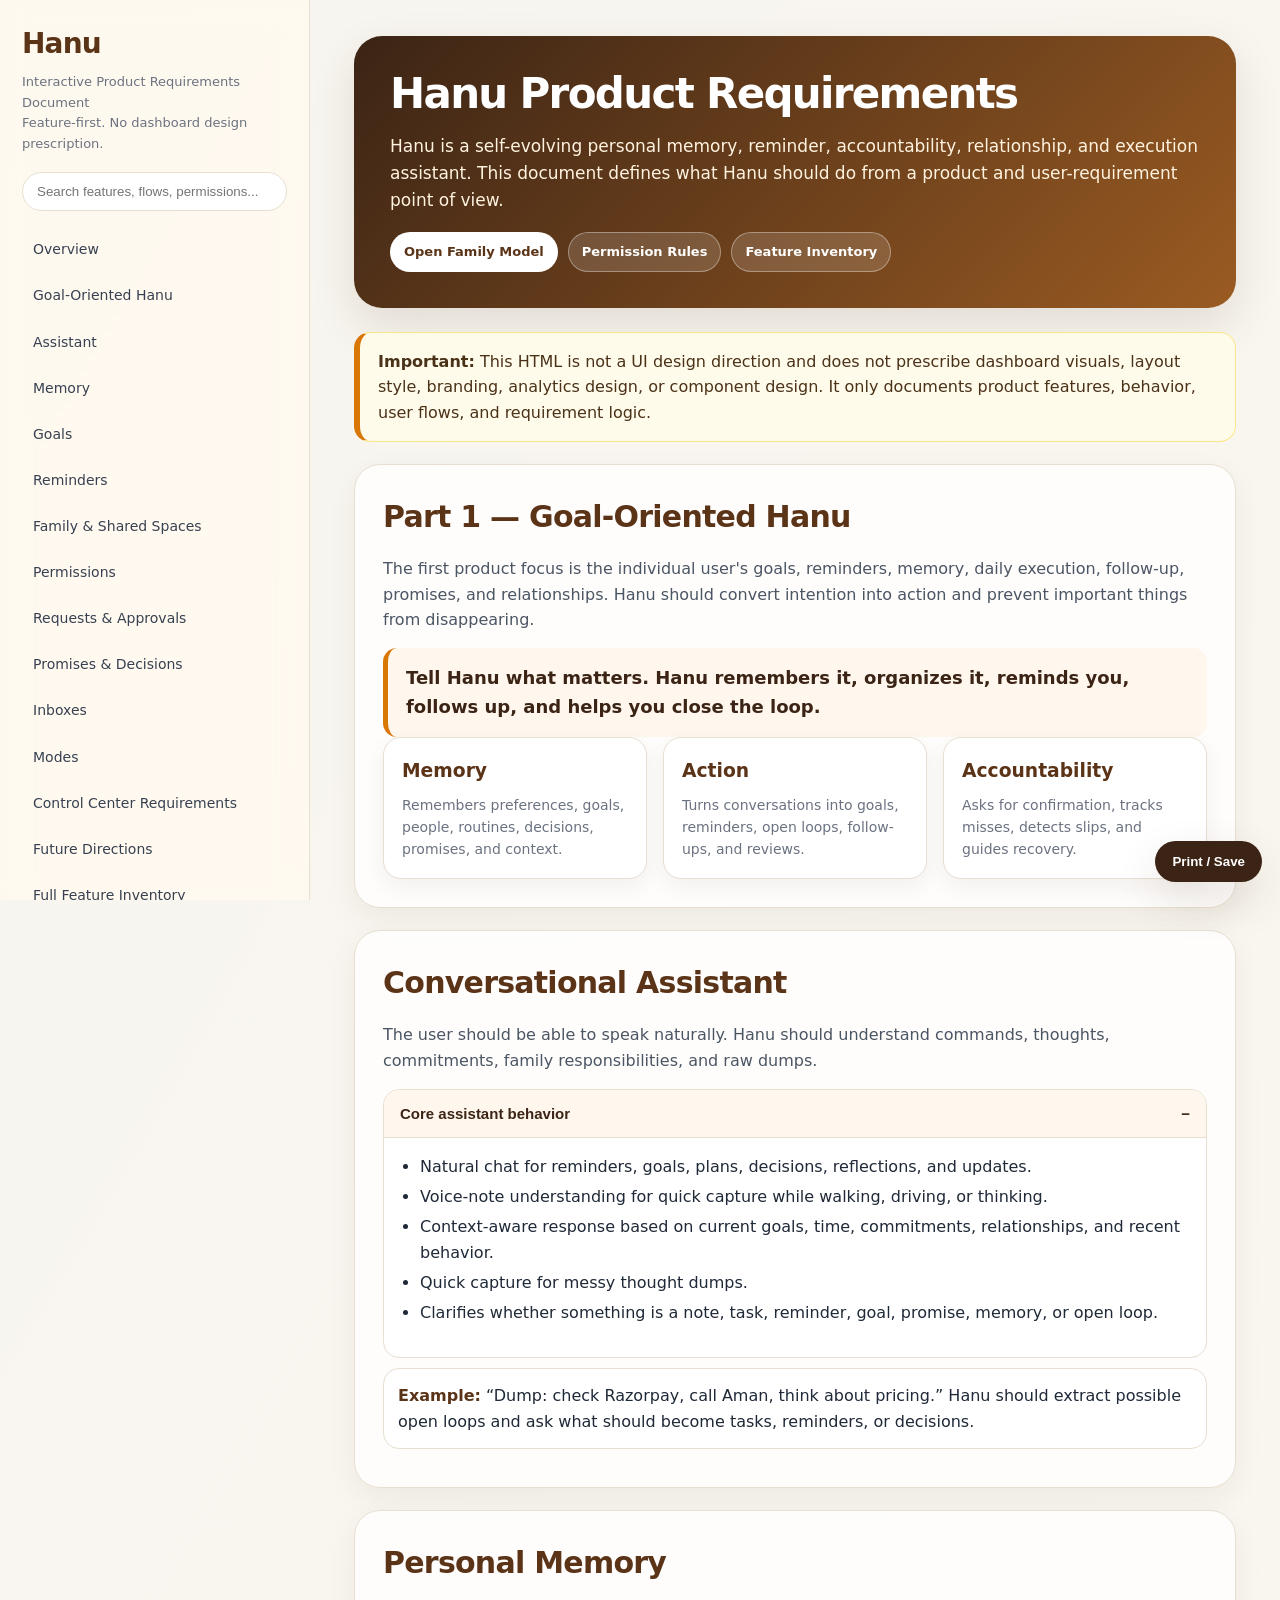
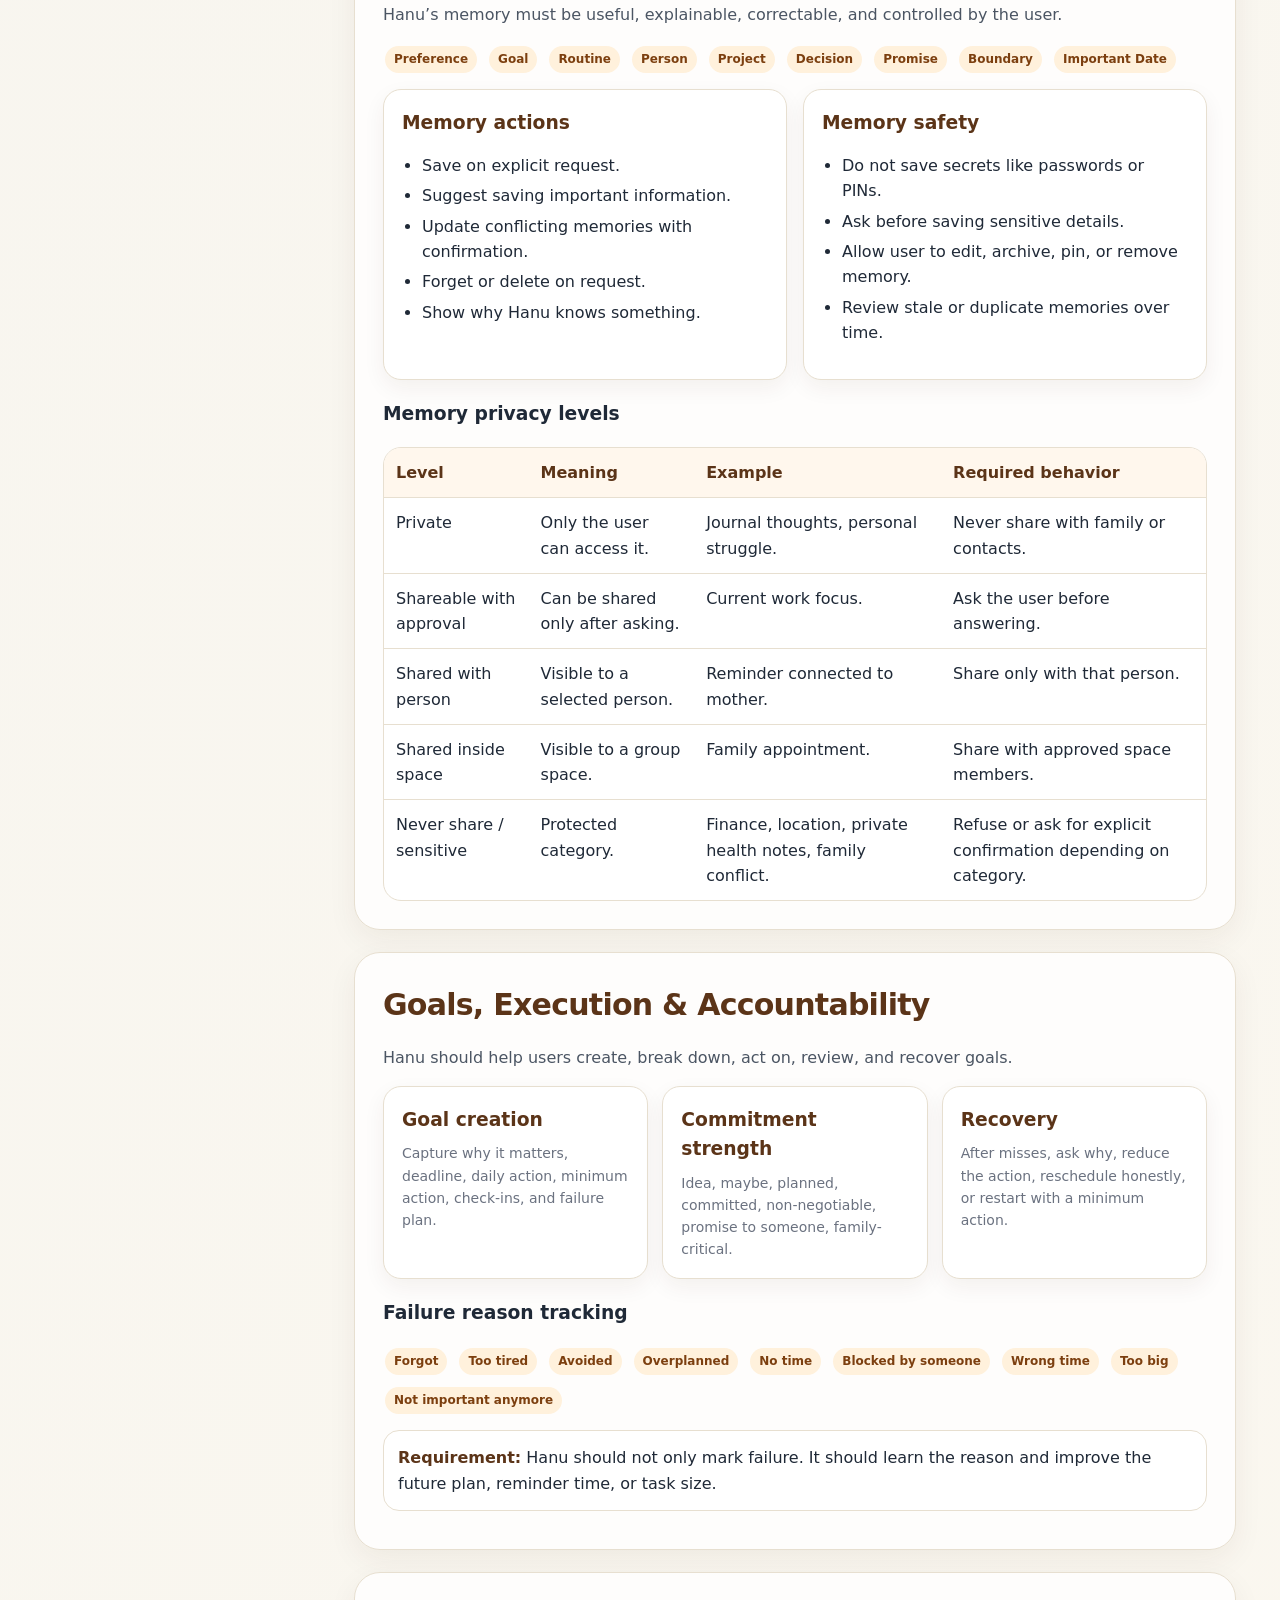
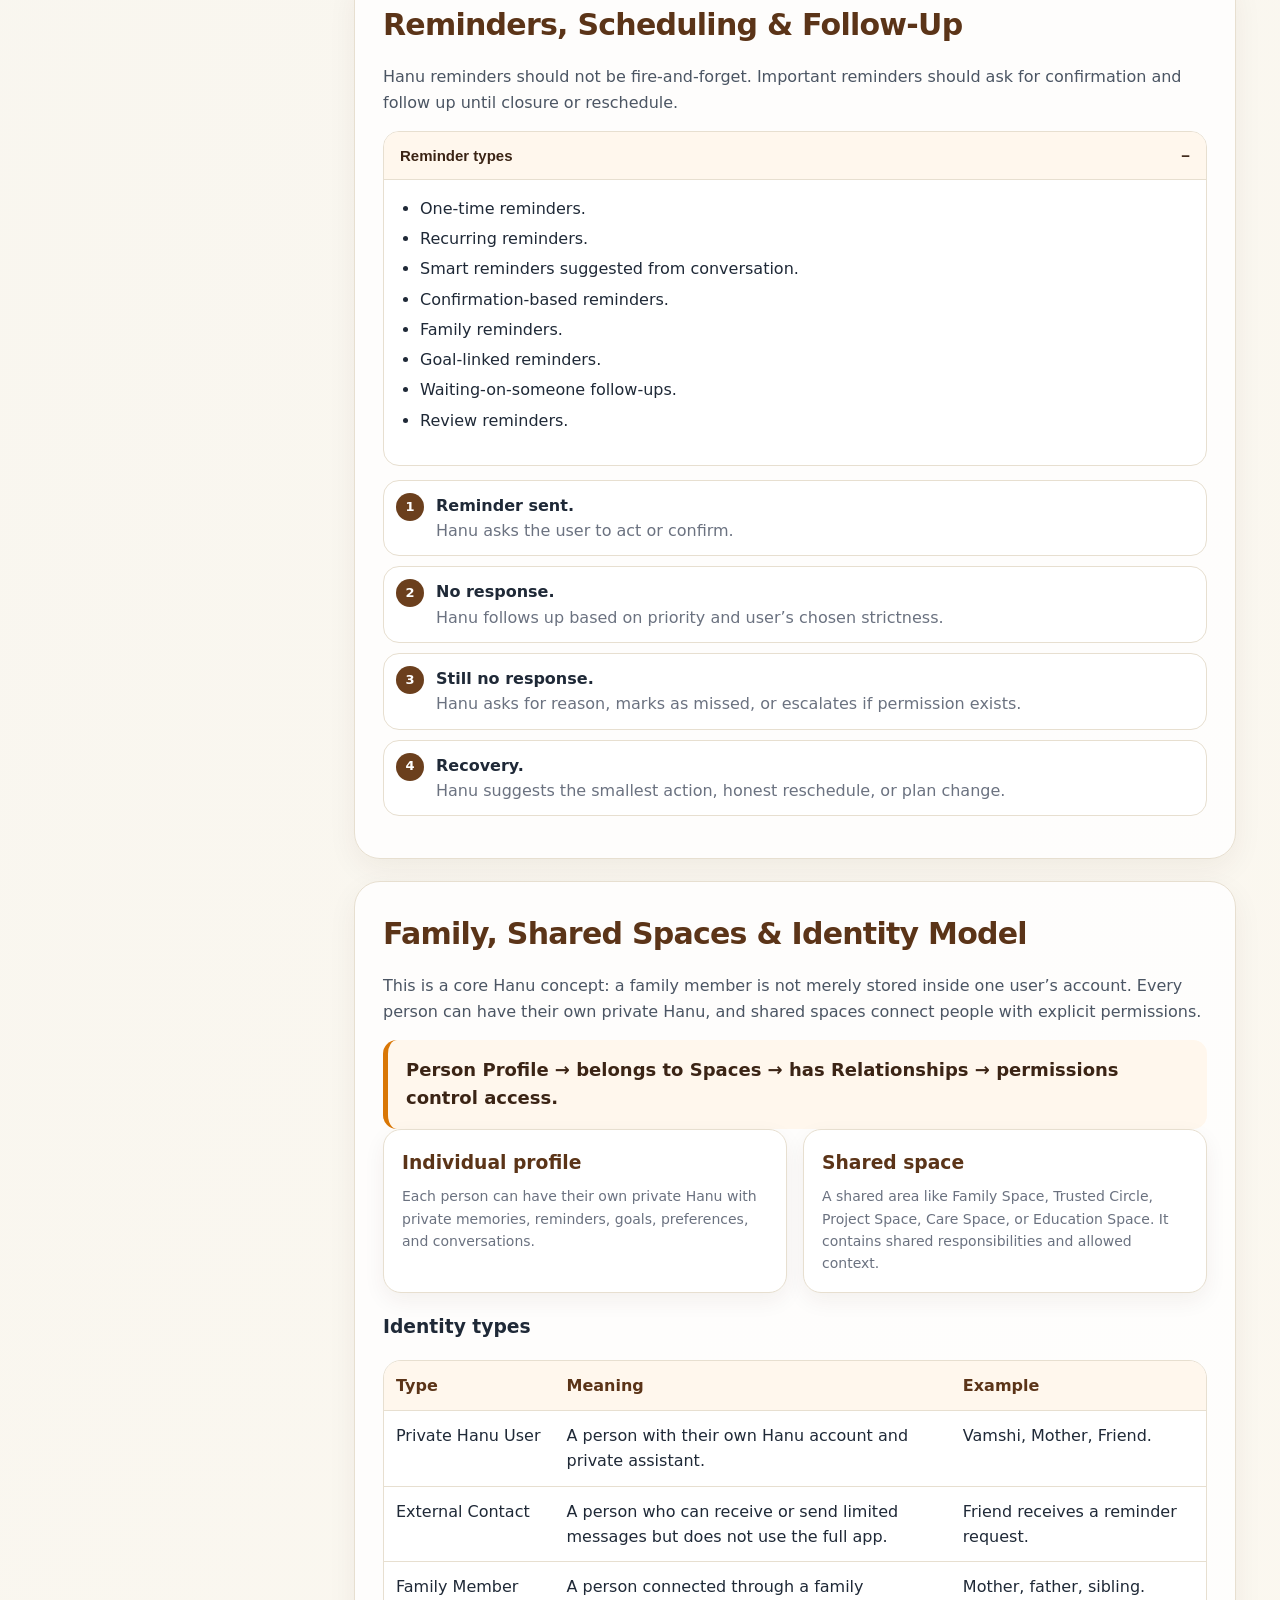
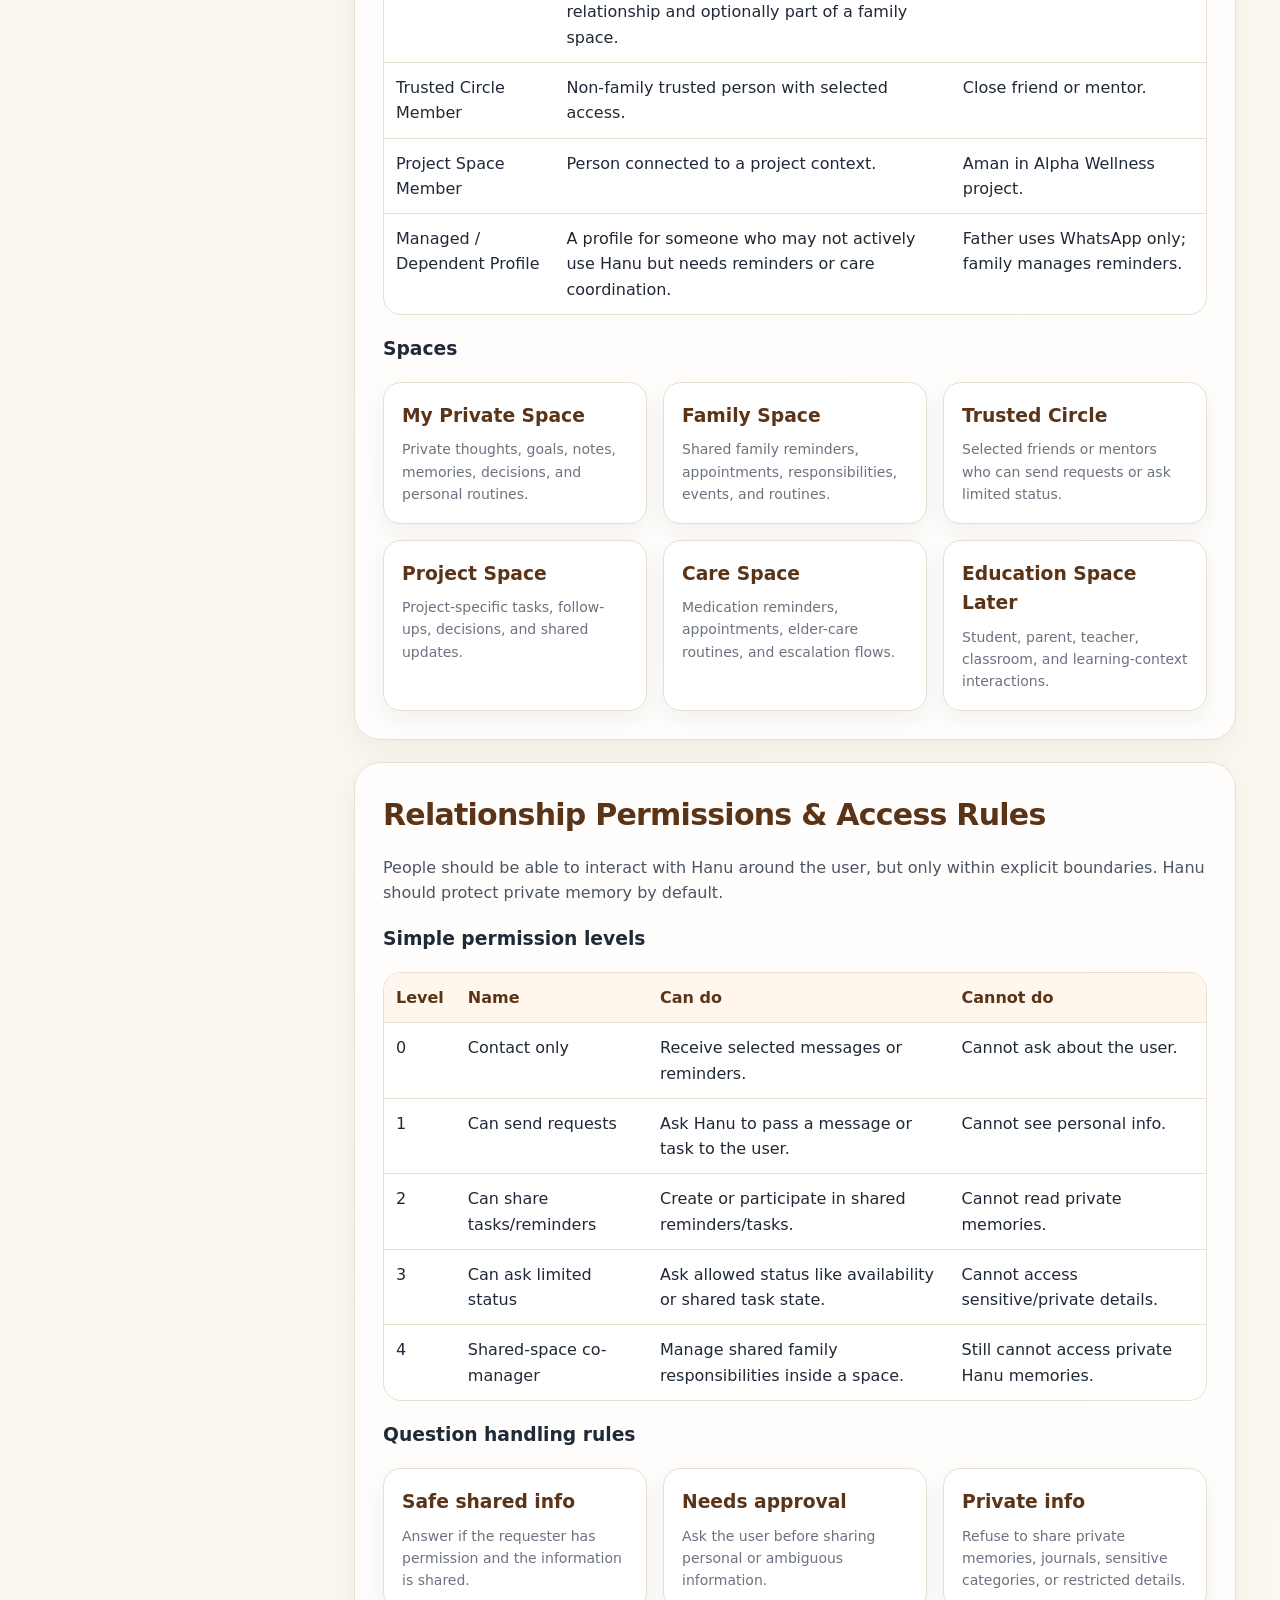
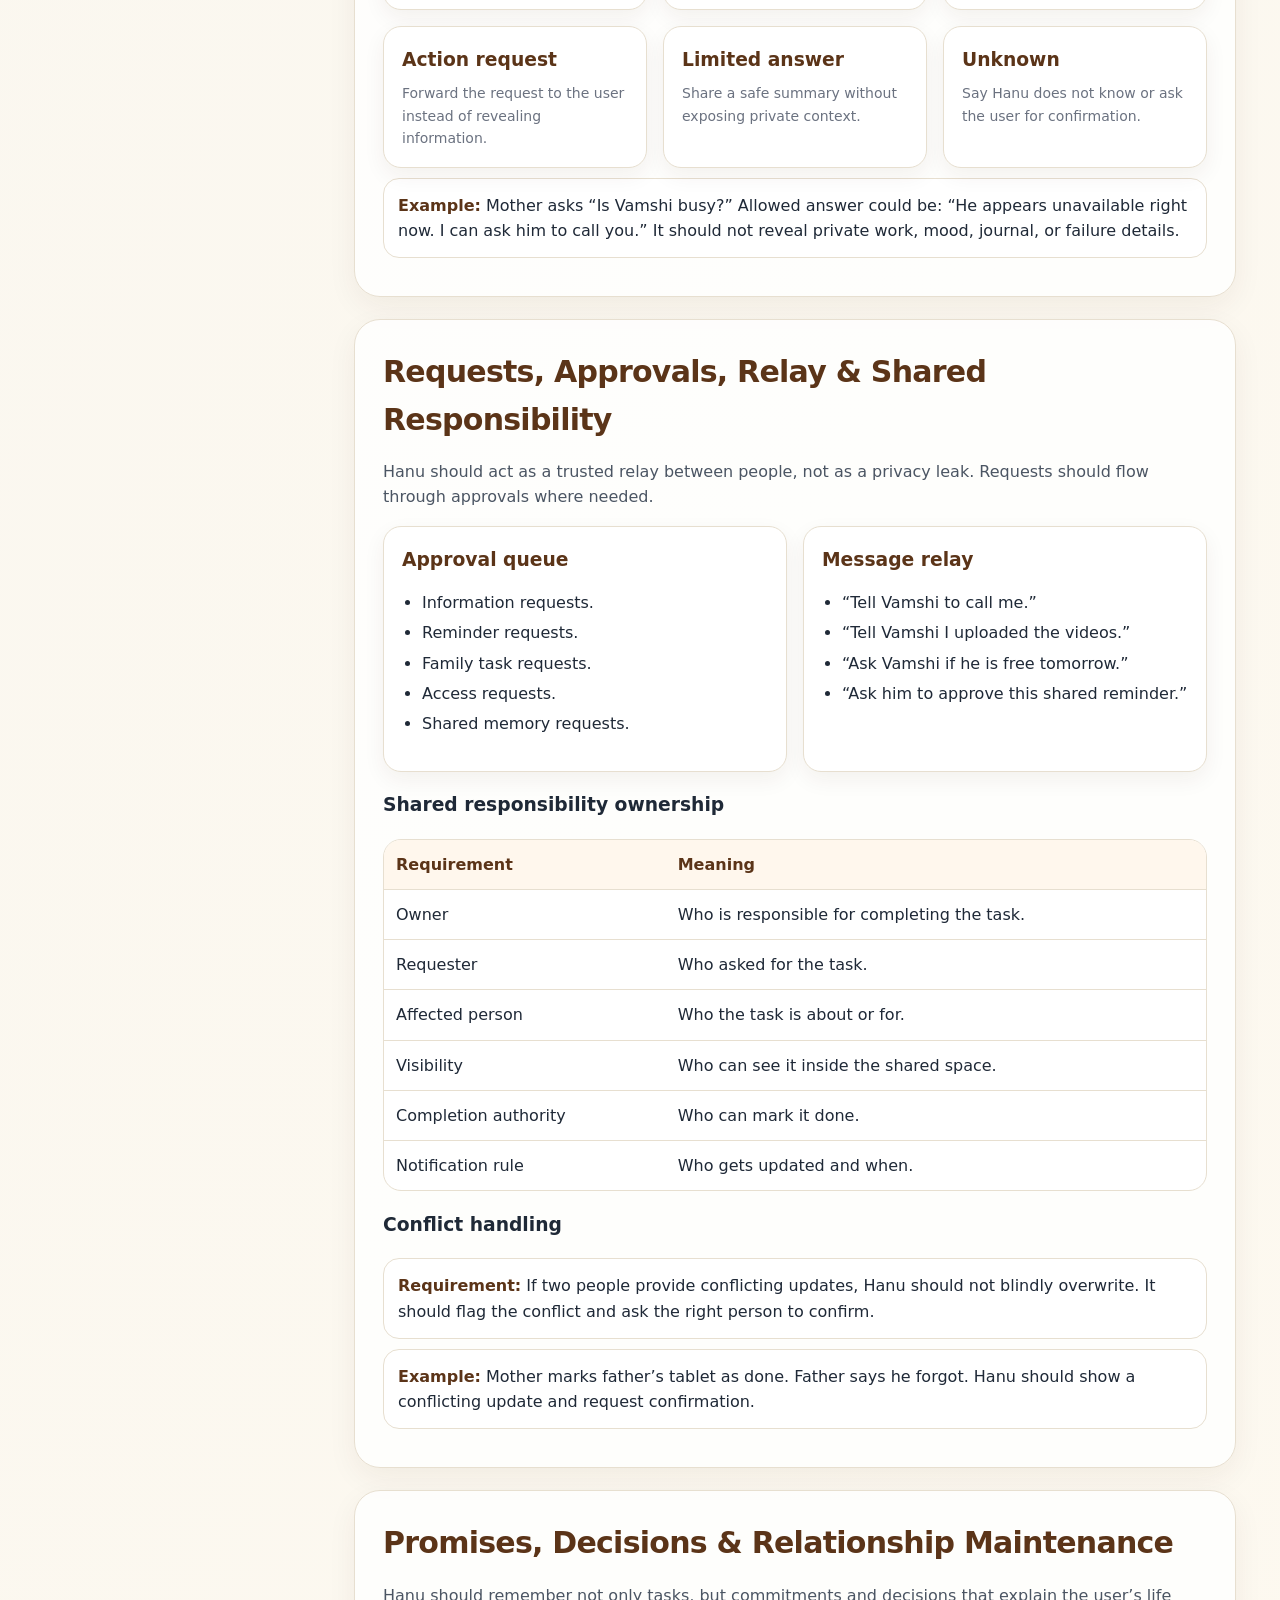
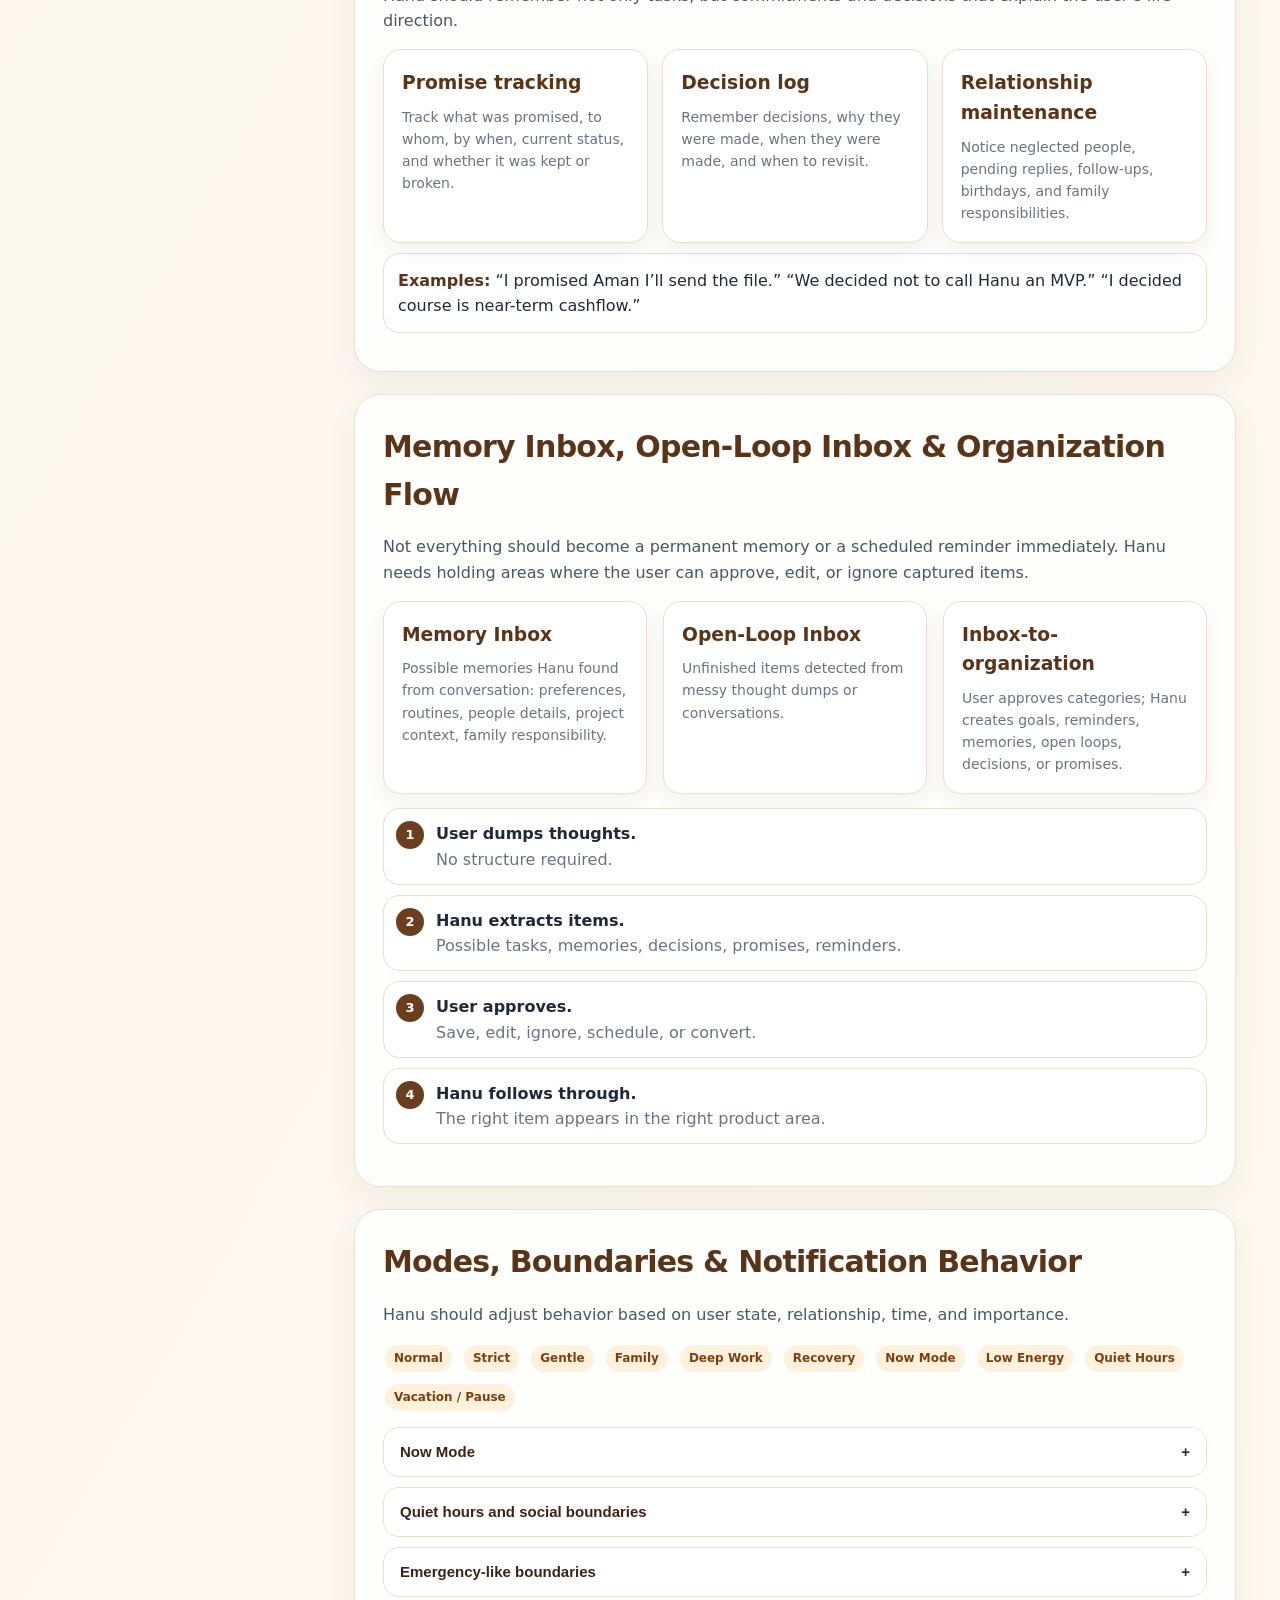
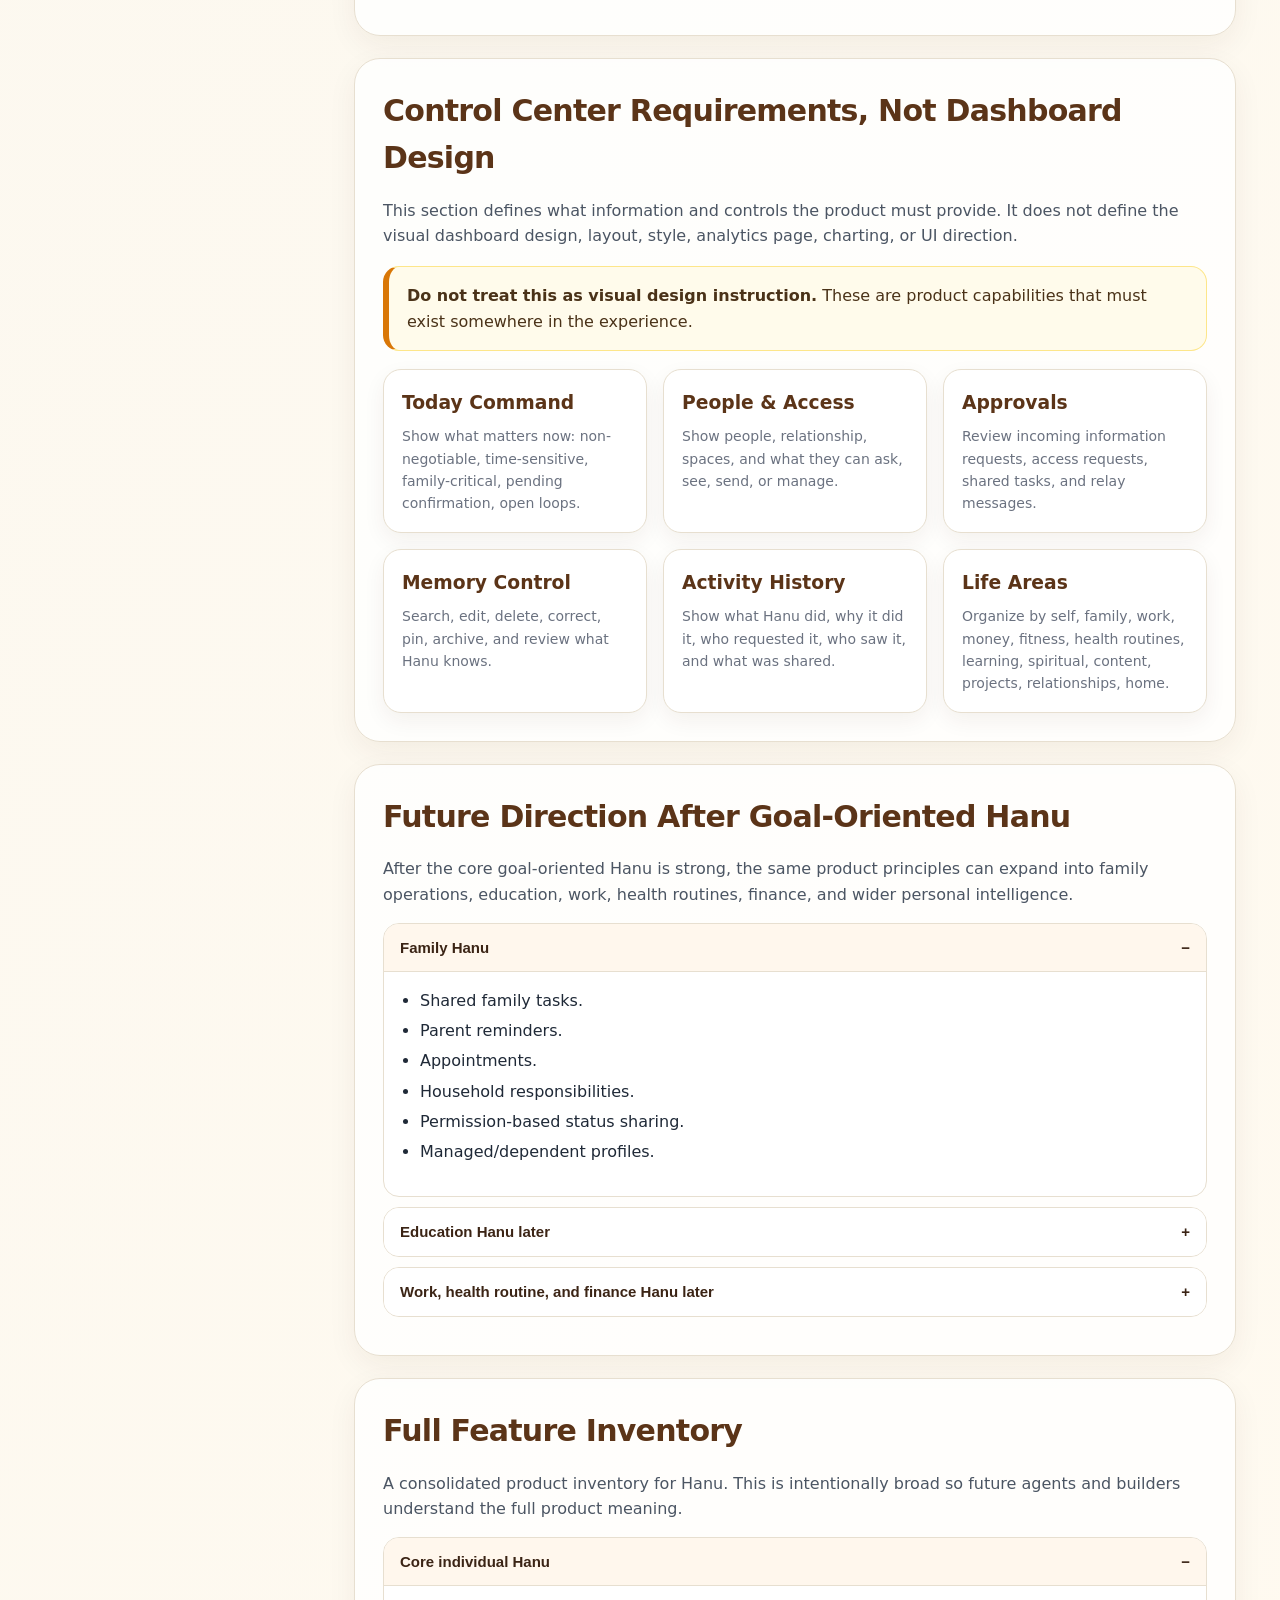
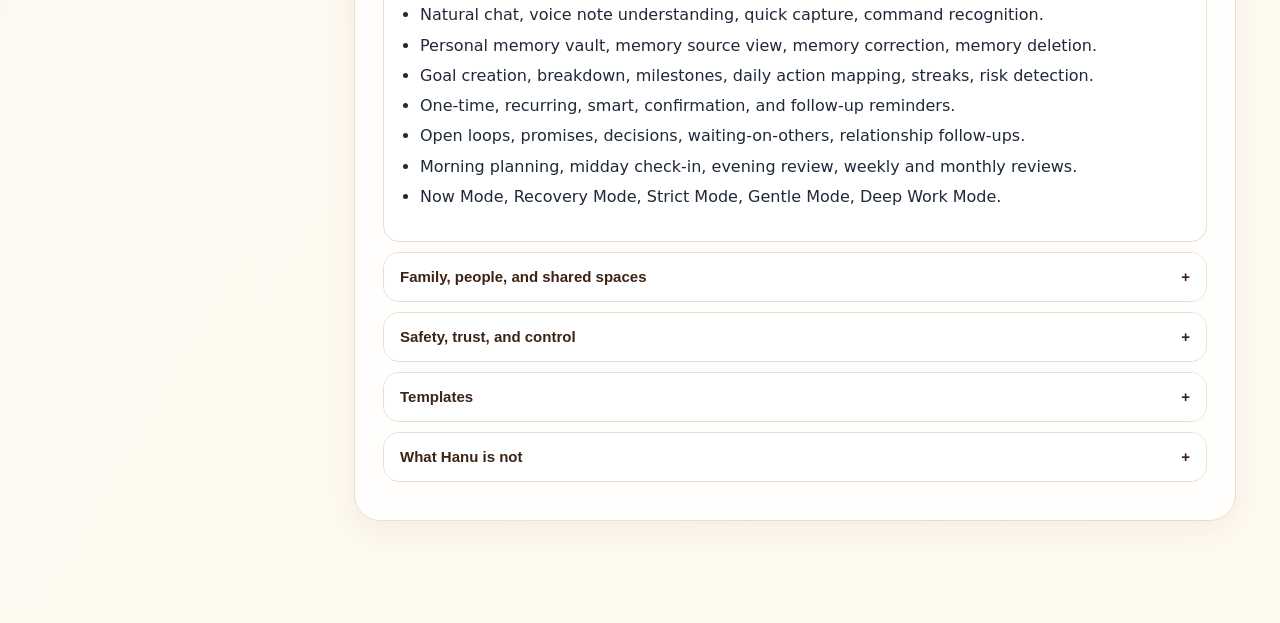
<file: hanu_product_requirements_interactive_v2.html>
<!DOCTYPE html>
<html lang="en">
<head>
  <meta charset="UTF-8" />
  <meta name="viewport" content="width=device-width, initial-scale=1.0" />
  <title>Hanu Product Requirements – Interactive Document</title>
  <style>
    :root{
      --bg:#f7f5ef; --paper:#fffaf0; --panel:#ffffff; --ink:#1f2937; --muted:#6b7280;
      --line:#e7dfd0; --brand:#5b3418; --brand2:#8b5e34; --accent:#d97706;
      --soft:#fff7ed; --soft2:#fef3c7; --good:#166534; --warn:#92400e; --danger:#991b1b;
      --shadow:0 18px 45px rgba(70,42,17,.12); --radius:18px;
    }
    *{box-sizing:border-box} html{scroll-behavior:smooth} body{margin:0;font-family:Inter,ui-sans-serif,system-ui,-apple-system,BlinkMacSystemFont,"Segoe UI",sans-serif;background:linear-gradient(120deg,#f7f5ef,#fffaf0);color:var(--ink);line-height:1.58}
    .shell{display:grid;grid-template-columns:310px 1fr;min-height:100vh}.side{position:sticky;top:0;height:100vh;padding:22px;background:rgba(255,250,240,.88);border-right:1px solid var(--line);backdrop-filter:blur(14px);overflow:auto}.brand{font-size:28px;font-weight:900;color:var(--brand);letter-spacing:-.03em}.subtitle{font-size:13px;color:var(--muted);margin:6px 0 18px}.search{width:100%;border:1px solid var(--line);border-radius:999px;padding:11px 14px;background:white;color:var(--ink);outline:none}.search:focus{border-color:var(--accent);box-shadow:0 0 0 4px rgba(217,119,6,.12)}.nav{margin-top:18px;display:flex;flex-direction:column;gap:6px}.nav a{text-decoration:none;color:#374151;padding:9px 11px;border-radius:12px;font-size:14px}.nav a:hover{background:#fff1dc;color:var(--brand)}.main{padding:36px 44px 80px;max-width:1160px}.hero{background:linear-gradient(135deg,#3b2415,#9a5b22);color:white;border-radius:28px;padding:36px;box-shadow:var(--shadow);margin-bottom:24px}.hero h1{font-size:42px;line-height:1.05;margin:0 0 12px;letter-spacing:-.04em}.hero p{max-width:850px;font-size:17px;color:#fff3e0}.notice{background:#fffbeb;border:1px solid #fde68a;border-left:6px solid var(--accent);padding:16px 18px;border-radius:16px;margin:18px 0;color:#4a3218}.grid{display:grid;grid-template-columns:repeat(3,minmax(0,1fr));gap:16px}.card{background:var(--panel);border:1px solid var(--line);border-radius:var(--radius);padding:18px;box-shadow:0 8px 22px rgba(70,42,17,.06)}.card h3{margin:0 0 8px;color:var(--brand)}.card p{margin:0;color:var(--muted);font-size:14px}.section{background:rgba(255,255,255,.82);border:1px solid var(--line);border-radius:26px;padding:28px;margin:22px 0;box-shadow:0 10px 30px rgba(70,42,17,.06)}.section h2{font-size:30px;margin:0 0 10px;color:var(--brand);letter-spacing:-.025em}.section .lead{font-size:16px;color:#4b5563;max-width:900px}.tag{display:inline-flex;padding:4px 9px;border-radius:999px;background:#fff1dc;color:#7c3f0f;font-weight:700;font-size:12px;margin:2px}.pillrow{display:flex;flex-wrap:wrap;gap:8px;margin:14px 0}.two{display:grid;grid-template-columns:1fr 1fr;gap:16px}.three{display:grid;grid-template-columns:repeat(3,1fr);gap:14px}.req{border:1px solid var(--line);border-radius:16px;background:#fff;padding:14px;margin:10px 0}.req b{color:var(--brand)}.flow{display:grid;gap:10px;margin:14px 0}.step{display:flex;gap:12px;align-items:flex-start;background:#fff;border:1px solid var(--line);border-radius:16px;padding:12px}.num{min-width:28px;height:28px;border-radius:50%;display:grid;place-items:center;background:#6b3f1d;color:white;font-weight:800;font-size:13px}.matrix{overflow:auto;border:1px solid var(--line);border-radius:18px;background:white}.matrix table{width:100%;border-collapse:collapse;min-width:720px}.matrix th,.matrix td{text-align:left;padding:12px;border-bottom:1px solid var(--line);vertical-align:top}.matrix th{background:#fff7ed;color:#5b3418}.matrix tr:last-child td{border-bottom:0}.accordion{border:1px solid var(--line);border-radius:16px;background:#fff;margin:10px 0;overflow:hidden}.acc-head{width:100%;text-align:left;background:#fff;padding:15px 16px;border:0;border-bottom:1px solid transparent;font-weight:800;color:#3b2415;cursor:pointer;font-size:15px;display:flex;justify-content:space-between;gap:12px}.acc-head:hover{background:#fff7ed}.acc-body{display:none;padding:0 16px 16px}.accordion.open .acc-body{display:block}.accordion.open .acc-head{border-bottom-color:var(--line);background:#fff7ed}.quote{font-size:18px;font-weight:800;color:#3b2415;background:#fff7ed;border-left:5px solid var(--accent);padding:16px 18px;border-radius:14px}.kbd{font-family:ui-monospace,SFMono-Regular,Menlo,Monaco,Consolas,monospace;background:#f3f4f6;border:1px solid #e5e7eb;border-radius:7px;padding:2px 6px;font-size:12px}.topbar{display:flex;gap:10px;flex-wrap:wrap;margin-top:18px}.btn{border:1px solid rgba(255,255,255,.35);background:rgba(255,255,255,.14);color:white;border-radius:999px;padding:9px 13px;text-decoration:none;font-weight:700;font-size:13px}.btn.dark{background:#fff;color:#5b3418}.hidden{display:none!important}.muted{color:var(--muted)}.small{font-size:13px}.divider{height:1px;background:var(--line);margin:18px 0}.print{position:fixed;right:18px;bottom:18px;background:#3b2415;color:white;border:0;border-radius:999px;padding:13px 17px;font-weight:800;box-shadow:var(--shadow);cursor:pointer}ul{padding-left:20px}li{margin:5px 0}@media(max-width:900px){.shell{display:block}.side{position:relative;height:auto}.main{padding:24px 16px}.grid,.two,.three{grid-template-columns:1fr}.hero h1{font-size:32px}}@media print{.side,.print{display:none}.shell{display:block}.main{max-width:none;padding:0}.section,.hero{box-shadow:none;break-inside:avoid}.acc-body{display:block}.hero{color:#111;background:#fff;border:1px solid #ddd}}
  </style>
</head>
<body>
<div class="shell">
  <aside class="side">
    <div class="brand">Hanu</div>
    <div class="subtitle">Interactive Product Requirements Document<br/>Feature-first. No dashboard design prescription.</div>
    <input id="search" class="search" placeholder="Search features, flows, permissions..." />
    <nav class="nav">
      <a href="#overview">Overview</a>
      <a href="#goal-hanu">Goal-Oriented Hanu</a>
      <a href="#assistant">Assistant</a>
      <a href="#memory">Memory</a>
      <a href="#goals">Goals</a>
      <a href="#reminders">Reminders</a>
      <a href="#family-model">Family & Shared Spaces</a>
      <a href="#permissions">Permissions</a>
      <a href="#requests">Requests & Approvals</a>
      <a href="#promises">Promises & Decisions</a>
      <a href="#inboxes">Inboxes</a>
      <a href="#modes">Modes</a>
      <a href="#dashboard-requirements">Control Center Requirements</a>
      <a href="#future">Future Directions</a>
      <a href="#full-list">Full Feature Inventory</a>
    </nav>
  </aside>

  <main class="main">
    <section class="hero searchable" id="overview">
      <h1>Hanu Product Requirements</h1>
      <p>Hanu is a self-evolving personal memory, reminder, accountability, relationship, and execution assistant. This document defines what Hanu should do from a product and user-requirement point of view.</p>
      <div class="topbar">
        <a class="btn dark" href="#family-model">Open Family Model</a>
        <a class="btn" href="#permissions">Permission Rules</a>
        <a class="btn" href="#full-list">Feature Inventory</a>
      </div>
    </section>

    <div class="notice searchable">
      <b>Important:</b> This HTML is not a UI design direction and does not prescribe dashboard visuals, layout style, branding, analytics design, or component design. It only documents product features, behavior, user flows, and requirement logic.
    </div>

    <section class="section searchable" id="goal-hanu">
      <h2>Part 1 — Goal-Oriented Hanu</h2>
      <p class="lead">The first product focus is the individual user's goals, reminders, memory, daily execution, follow-up, promises, and relationships. Hanu should convert intention into action and prevent important things from disappearing.</p>
      <div class="quote">Tell Hanu what matters. Hanu remembers it, organizes it, reminds you, follows up, and helps you close the loop.</div>
      <div class="grid">
        <div class="card"><h3>Memory</h3><p>Remembers preferences, goals, people, routines, decisions, promises, and context.</p></div>
        <div class="card"><h3>Action</h3><p>Turns conversations into goals, reminders, open loops, follow-ups, and reviews.</p></div>
        <div class="card"><h3>Accountability</h3><p>Asks for confirmation, tracks misses, detects slips, and guides recovery.</p></div>
      </div>
    </section>

    <section class="section searchable" id="assistant">
      <h2>Conversational Assistant</h2>
      <p class="lead">The user should be able to speak naturally. Hanu should understand commands, thoughts, commitments, family responsibilities, and raw dumps.</p>
      <div class="accordion open"><button class="acc-head">Core assistant behavior <span>+</span></button><div class="acc-body"><ul>
        <li>Natural chat for reminders, goals, plans, decisions, reflections, and updates.</li>
        <li>Voice-note understanding for quick capture while walking, driving, or thinking.</li>
        <li>Context-aware response based on current goals, time, commitments, relationships, and recent behavior.</li>
        <li>Quick capture for messy thought dumps.</li>
        <li>Clarifies whether something is a note, task, reminder, goal, promise, memory, or open loop.</li>
      </ul></div></div>
      <div class="req"><b>Example:</b> “Dump: check Razorpay, call Aman, think about pricing.” Hanu should extract possible open loops and ask what should become tasks, reminders, or decisions.</div>
    </section>

    <section class="section searchable" id="memory">
      <h2>Personal Memory</h2>
      <p class="lead">Hanu’s memory must be useful, explainable, correctable, and controlled by the user.</p>
      <div class="pillrow">
        <span class="tag">Preference</span><span class="tag">Goal</span><span class="tag">Routine</span><span class="tag">Person</span><span class="tag">Project</span><span class="tag">Decision</span><span class="tag">Promise</span><span class="tag">Boundary</span><span class="tag">Important Date</span>
      </div>
      <div class="two">
        <div class="card"><h3>Memory actions</h3><ul><li>Save on explicit request.</li><li>Suggest saving important information.</li><li>Update conflicting memories with confirmation.</li><li>Forget or delete on request.</li><li>Show why Hanu knows something.</li></ul></div>
        <div class="card"><h3>Memory safety</h3><ul><li>Do not save secrets like passwords or PINs.</li><li>Ask before saving sensitive details.</li><li>Allow user to edit, archive, pin, or remove memory.</li><li>Review stale or duplicate memories over time.</li></ul></div>
      </div>
      <h3>Memory privacy levels</h3>
      <div class="matrix"><table><thead><tr><th>Level</th><th>Meaning</th><th>Example</th><th>Required behavior</th></tr></thead><tbody>
        <tr><td>Private</td><td>Only the user can access it.</td><td>Journal thoughts, personal struggle.</td><td>Never share with family or contacts.</td></tr>
        <tr><td>Shareable with approval</td><td>Can be shared only after asking.</td><td>Current work focus.</td><td>Ask the user before answering.</td></tr>
        <tr><td>Shared with person</td><td>Visible to a selected person.</td><td>Reminder connected to mother.</td><td>Share only with that person.</td></tr>
        <tr><td>Shared inside space</td><td>Visible to a group space.</td><td>Family appointment.</td><td>Share with approved space members.</td></tr>
        <tr><td>Never share / sensitive</td><td>Protected category.</td><td>Finance, location, private health notes, family conflict.</td><td>Refuse or ask for explicit confirmation depending on category.</td></tr>
      </tbody></table></div>
    </section>

    <section class="section searchable" id="goals">
      <h2>Goals, Execution & Accountability</h2>
      <p class="lead">Hanu should help users create, break down, act on, review, and recover goals.</p>
      <div class="three">
        <div class="card"><h3>Goal creation</h3><p>Capture why it matters, deadline, daily action, minimum action, check-ins, and failure plan.</p></div>
        <div class="card"><h3>Commitment strength</h3><p>Idea, maybe, planned, committed, non-negotiable, promise to someone, family-critical.</p></div>
        <div class="card"><h3>Recovery</h3><p>After misses, ask why, reduce the action, reschedule honestly, or restart with a minimum action.</p></div>
      </div>
      <h3>Failure reason tracking</h3>
      <div class="pillrow"><span class="tag">Forgot</span><span class="tag">Too tired</span><span class="tag">Avoided</span><span class="tag">Overplanned</span><span class="tag">No time</span><span class="tag">Blocked by someone</span><span class="tag">Wrong time</span><span class="tag">Too big</span><span class="tag">Not important anymore</span></div>
      <div class="req"><b>Requirement:</b> Hanu should not only mark failure. It should learn the reason and improve the future plan, reminder time, or task size.</div>
    </section>

    <section class="section searchable" id="reminders">
      <h2>Reminders, Scheduling & Follow-Up</h2>
      <p class="lead">Hanu reminders should not be fire-and-forget. Important reminders should ask for confirmation and follow up until closure or reschedule.</p>
      <div class="accordion open"><button class="acc-head">Reminder types <span>+</span></button><div class="acc-body"><ul>
        <li>One-time reminders.</li><li>Recurring reminders.</li><li>Smart reminders suggested from conversation.</li><li>Confirmation-based reminders.</li><li>Family reminders.</li><li>Goal-linked reminders.</li><li>Waiting-on-someone follow-ups.</li><li>Review reminders.</li>
      </ul></div></div>
      <div class="flow">
        <div class="step"><div class="num">1</div><div><b>Reminder sent.</b><br><span class="muted">Hanu asks the user to act or confirm.</span></div></div>
        <div class="step"><div class="num">2</div><div><b>No response.</b><br><span class="muted">Hanu follows up based on priority and user’s chosen strictness.</span></div></div>
        <div class="step"><div class="num">3</div><div><b>Still no response.</b><br><span class="muted">Hanu asks for reason, marks as missed, or escalates if permission exists.</span></div></div>
        <div class="step"><div class="num">4</div><div><b>Recovery.</b><br><span class="muted">Hanu suggests the smallest action, honest reschedule, or plan change.</span></div></div>
      </div>
    </section>

    <section class="section searchable" id="family-model">
      <h2>Family, Shared Spaces & Identity Model</h2>
      <p class="lead">This is a core Hanu concept: a family member is not merely stored inside one user’s account. Every person can have their own private Hanu, and shared spaces connect people with explicit permissions.</p>
      <div class="quote">Person Profile → belongs to Spaces → has Relationships → permissions control access.</div>
      <div class="two">
        <div class="card"><h3>Individual profile</h3><p>Each person can have their own private Hanu with private memories, reminders, goals, preferences, and conversations.</p></div>
        <div class="card"><h3>Shared space</h3><p>A shared area like Family Space, Trusted Circle, Project Space, Care Space, or Education Space. It contains shared responsibilities and allowed context.</p></div>
      </div>
      <h3>Identity types</h3>
      <div class="matrix"><table><thead><tr><th>Type</th><th>Meaning</th><th>Example</th></tr></thead><tbody>
        <tr><td>Private Hanu User</td><td>A person with their own Hanu account and private assistant.</td><td>Vamshi, Mother, Friend.</td></tr>
        <tr><td>External Contact</td><td>A person who can receive or send limited messages but does not use the full app.</td><td>Friend receives a reminder request.</td></tr>
        <tr><td>Family Member</td><td>A person connected through a family relationship and optionally part of a family space.</td><td>Mother, father, sibling.</td></tr>
        <tr><td>Trusted Circle Member</td><td>Non-family trusted person with selected access.</td><td>Close friend or mentor.</td></tr>
        <tr><td>Project Space Member</td><td>Person connected to a project context.</td><td>Aman in Alpha Wellness project.</td></tr>
        <tr><td>Managed / Dependent Profile</td><td>A profile for someone who may not actively use Hanu but needs reminders or care coordination.</td><td>Father uses WhatsApp only; family manages reminders.</td></tr>
      </tbody></table></div>
      <h3>Spaces</h3>
      <div class="grid">
        <div class="card"><h3>My Private Space</h3><p>Private thoughts, goals, notes, memories, decisions, and personal routines.</p></div>
        <div class="card"><h3>Family Space</h3><p>Shared family reminders, appointments, responsibilities, events, and routines.</p></div>
        <div class="card"><h3>Trusted Circle</h3><p>Selected friends or mentors who can send requests or ask limited status.</p></div>
        <div class="card"><h3>Project Space</h3><p>Project-specific tasks, follow-ups, decisions, and shared updates.</p></div>
        <div class="card"><h3>Care Space</h3><p>Medication reminders, appointments, elder-care routines, and escalation flows.</p></div>
        <div class="card"><h3>Education Space Later</h3><p>Student, parent, teacher, classroom, and learning-context interactions.</p></div>
      </div>
    </section>

    <section class="section searchable" id="permissions">
      <h2>Relationship Permissions & Access Rules</h2>
      <p class="lead">People should be able to interact with Hanu around the user, but only within explicit boundaries. Hanu should protect private memory by default.</p>
      <h3>Simple permission levels</h3>
      <div class="matrix"><table><thead><tr><th>Level</th><th>Name</th><th>Can do</th><th>Cannot do</th></tr></thead><tbody>
        <tr><td>0</td><td>Contact only</td><td>Receive selected messages or reminders.</td><td>Cannot ask about the user.</td></tr>
        <tr><td>1</td><td>Can send requests</td><td>Ask Hanu to pass a message or task to the user.</td><td>Cannot see personal info.</td></tr>
        <tr><td>2</td><td>Can share tasks/reminders</td><td>Create or participate in shared reminders/tasks.</td><td>Cannot read private memories.</td></tr>
        <tr><td>3</td><td>Can ask limited status</td><td>Ask allowed status like availability or shared task state.</td><td>Cannot access sensitive/private details.</td></tr>
        <tr><td>4</td><td>Shared-space co-manager</td><td>Manage shared family responsibilities inside a space.</td><td>Still cannot access private Hanu memories.</td></tr>
      </tbody></table></div>
      <h3>Question handling rules</h3>
      <div class="grid">
        <div class="card"><h3>Safe shared info</h3><p>Answer if the requester has permission and the information is shared.</p></div>
        <div class="card"><h3>Needs approval</h3><p>Ask the user before sharing personal or ambiguous information.</p></div>
        <div class="card"><h3>Private info</h3><p>Refuse to share private memories, journals, sensitive categories, or restricted details.</p></div>
        <div class="card"><h3>Action request</h3><p>Forward the request to the user instead of revealing information.</p></div>
        <div class="card"><h3>Limited answer</h3><p>Share a safe summary without exposing private context.</p></div>
        <div class="card"><h3>Unknown</h3><p>Say Hanu does not know or ask the user for confirmation.</p></div>
      </div>
      <div class="req"><b>Example:</b> Mother asks “Is Vamshi busy?” Allowed answer could be: “He appears unavailable right now. I can ask him to call you.” It should not reveal private work, mood, journal, or failure details.</div>
    </section>

    <section class="section searchable" id="requests">
      <h2>Requests, Approvals, Relay & Shared Responsibility</h2>
      <p class="lead">Hanu should act as a trusted relay between people, not as a privacy leak. Requests should flow through approvals where needed.</p>
      <div class="two">
        <div class="card"><h3>Approval queue</h3><ul><li>Information requests.</li><li>Reminder requests.</li><li>Family task requests.</li><li>Access requests.</li><li>Shared memory requests.</li></ul></div>
        <div class="card"><h3>Message relay</h3><ul><li>“Tell Vamshi to call me.”</li><li>“Tell Vamshi I uploaded the videos.”</li><li>“Ask Vamshi if he is free tomorrow.”</li><li>“Ask him to approve this shared reminder.”</li></ul></div>
      </div>
      <h3>Shared responsibility ownership</h3>
      <div class="matrix"><table><thead><tr><th>Requirement</th><th>Meaning</th></tr></thead><tbody>
        <tr><td>Owner</td><td>Who is responsible for completing the task.</td></tr>
        <tr><td>Requester</td><td>Who asked for the task.</td></tr>
        <tr><td>Affected person</td><td>Who the task is about or for.</td></tr>
        <tr><td>Visibility</td><td>Who can see it inside the shared space.</td></tr>
        <tr><td>Completion authority</td><td>Who can mark it done.</td></tr>
        <tr><td>Notification rule</td><td>Who gets updated and when.</td></tr>
      </tbody></table></div>
      <h3>Conflict handling</h3>
      <div class="req"><b>Requirement:</b> If two people provide conflicting updates, Hanu should not blindly overwrite. It should flag the conflict and ask the right person to confirm.</div>
      <div class="req"><b>Example:</b> Mother marks father’s tablet as done. Father says he forgot. Hanu should show a conflicting update and request confirmation.</div>
    </section>

    <section class="section searchable" id="promises">
      <h2>Promises, Decisions & Relationship Maintenance</h2>
      <p class="lead">Hanu should remember not only tasks, but commitments and decisions that explain the user’s life direction.</p>
      <div class="three">
        <div class="card"><h3>Promise tracking</h3><p>Track what was promised, to whom, by when, current status, and whether it was kept or broken.</p></div>
        <div class="card"><h3>Decision log</h3><p>Remember decisions, why they were made, when they were made, and when to revisit.</p></div>
        <div class="card"><h3>Relationship maintenance</h3><p>Notice neglected people, pending replies, follow-ups, birthdays, and family responsibilities.</p></div>
      </div>
      <div class="req"><b>Examples:</b> “I promised Aman I’ll send the file.” “We decided not to call Hanu an MVP.” “I decided course is near-term cashflow.”</div>
    </section>

    <section class="section searchable" id="inboxes">
      <h2>Memory Inbox, Open-Loop Inbox & Organization Flow</h2>
      <p class="lead">Not everything should become a permanent memory or a scheduled reminder immediately. Hanu needs holding areas where the user can approve, edit, or ignore captured items.</p>
      <div class="grid">
        <div class="card"><h3>Memory Inbox</h3><p>Possible memories Hanu found from conversation: preferences, routines, people details, project context, family responsibility.</p></div>
        <div class="card"><h3>Open-Loop Inbox</h3><p>Unfinished items detected from messy thought dumps or conversations.</p></div>
        <div class="card"><h3>Inbox-to-organization</h3><p>User approves categories; Hanu creates goals, reminders, memories, open loops, decisions, or promises.</p></div>
      </div>
      <div class="flow">
        <div class="step"><div class="num">1</div><div><b>User dumps thoughts.</b><br><span class="muted">No structure required.</span></div></div>
        <div class="step"><div class="num">2</div><div><b>Hanu extracts items.</b><br><span class="muted">Possible tasks, memories, decisions, promises, reminders.</span></div></div>
        <div class="step"><div class="num">3</div><div><b>User approves.</b><br><span class="muted">Save, edit, ignore, schedule, or convert.</span></div></div>
        <div class="step"><div class="num">4</div><div><b>Hanu follows through.</b><br><span class="muted">The right item appears in the right product area.</span></div></div>
      </div>
    </section>

    <section class="section searchable" id="modes">
      <h2>Modes, Boundaries & Notification Behavior</h2>
      <p class="lead">Hanu should adjust behavior based on user state, relationship, time, and importance.</p>
      <div class="pillrow"><span class="tag">Normal</span><span class="tag">Strict</span><span class="tag">Gentle</span><span class="tag">Family</span><span class="tag">Deep Work</span><span class="tag">Recovery</span><span class="tag">Now Mode</span><span class="tag">Low Energy</span><span class="tag">Quiet Hours</span><span class="tag">Vacation / Pause</span></div>
      <div class="accordion"><button class="acc-head">Now Mode <span>+</span></button><div class="acc-body"><p>When the user asks “What should I do now?”, Hanu should give one clear next action based on current time, energy, top goal, urgency, overdue items, and known avoidance patterns.</p><div class="req"><b>Example:</b> “Open the Hanu repo. Work for 25 minutes. Ignore everything else.”</div></div></div>
      <div class="accordion"><button class="acc-head">Quiet hours and social boundaries <span>+</span></button><div class="acc-body"><ul><li>Do not message certain people after selected hours.</li><li>Only urgent reminders during quiet hours.</li><li>Use different tone by person: strict for user, gentle for parent, professional for friend.</li></ul></div></div>
      <div class="accordion"><button class="acc-head">Emergency-like boundaries <span>+</span></button><div class="acc-body"><p>Hanu can support important reminders and escalation, but should not represent itself as emergency medical, legal, or safety support. For true emergencies, the product should direct people to local emergency services or appropriate professionals.</p></div></div>
    </section>

    <section class="section searchable" id="dashboard-requirements">
      <h2>Control Center Requirements, Not Dashboard Design</h2>
      <p class="lead">This section defines what information and controls the product must provide. It does not define the visual dashboard design, layout, style, analytics page, charting, or UI direction.</p>
      <div class="notice"><b>Do not treat this as visual design instruction.</b> These are product capabilities that must exist somewhere in the experience.</div>
      <div class="grid">
        <div class="card"><h3>Today Command</h3><p>Show what matters now: non-negotiable, time-sensitive, family-critical, pending confirmation, open loops.</p></div>
        <div class="card"><h3>People & Access</h3><p>Show people, relationship, spaces, and what they can ask, see, send, or manage.</p></div>
        <div class="card"><h3>Approvals</h3><p>Review incoming information requests, access requests, shared tasks, and relay messages.</p></div>
        <div class="card"><h3>Memory Control</h3><p>Search, edit, delete, correct, pin, archive, and review what Hanu knows.</p></div>
        <div class="card"><h3>Activity History</h3><p>Show what Hanu did, why it did it, who requested it, who saw it, and what was shared.</p></div>
        <div class="card"><h3>Life Areas</h3><p>Organize by self, family, work, money, fitness, health routines, learning, spiritual, content, projects, relationships, home.</p></div>
      </div>
    </section>

    <section class="section searchable" id="future">
      <h2>Future Direction After Goal-Oriented Hanu</h2>
      <p class="lead">After the core goal-oriented Hanu is strong, the same product principles can expand into family operations, education, work, health routines, finance, and wider personal intelligence.</p>
      <div class="accordion open"><button class="acc-head">Family Hanu <span>+</span></button><div class="acc-body"><ul><li>Shared family tasks.</li><li>Parent reminders.</li><li>Appointments.</li><li>Household responsibilities.</li><li>Permission-based status sharing.</li><li>Managed/dependent profiles.</li></ul></div></div>
      <div class="accordion"><button class="acc-head">Education Hanu later <span>+</span></button><div class="acc-body"><ul><li>Student learning profile.</li><li>Parent/teacher visibility boundaries.</li><li>Lesson memory.</li><li>Personalized explanations.</li><li>Homework reminders.</li><li>Learning gaps and revision planning.</li><li>Child/minor safety requirements.</li></ul></div></div>
      <div class="accordion"><button class="acc-head">Work, health routine, and finance Hanu later <span>+</span></button><div class="acc-body"><ul><li>Project memory and action items.</li><li>Meeting follow-ups.</li><li>Medication and supplement reminders.</li><li>Doctor appointment reminders.</li><li>Bill, EMI, and savings goal reminders.</li><li>Clear boundaries: no medical diagnosis or regulated financial advice unless properly handled later.</li></ul></div></div>
    </section>

    <section class="section searchable" id="full-list">
      <h2>Full Feature Inventory</h2>
      <p class="lead">A consolidated product inventory for Hanu. This is intentionally broad so future agents and builders understand the full product meaning.</p>
      <div class="accordion open"><button class="acc-head">Core individual Hanu <span>+</span></button><div class="acc-body"><ul>
        <li>Natural chat, voice note understanding, quick capture, command recognition.</li>
        <li>Personal memory vault, memory source view, memory correction, memory deletion.</li>
        <li>Goal creation, breakdown, milestones, daily action mapping, streaks, risk detection.</li>
        <li>One-time, recurring, smart, confirmation, and follow-up reminders.</li>
        <li>Open loops, promises, decisions, waiting-on-others, relationship follow-ups.</li>
        <li>Morning planning, midday check-in, evening review, weekly and monthly reviews.</li>
        <li>Now Mode, Recovery Mode, Strict Mode, Gentle Mode, Deep Work Mode.</li>
      </ul></div></div>
      <div class="accordion"><button class="acc-head">Family, people, and shared spaces <span>+</span></button><div class="acc-body"><ul>
        <li>Individual profiles, external contacts, family members, trusted circle, project members, managed/dependent profiles.</li>
        <li>Private Space, Family Space, Trusted Circle, Project Space, Care Space, Education Space later.</li>
        <li>Relationship permissions and access levels.</li>
        <li>People & Access controls.</li>
        <li>Approval queue for requests and access.</li>
        <li>Information request rules.</li>
        <li>Message relay between people.</li>
        <li>Shared responsibility ownership.</li>
        <li>Conflict handling.</li>
        <li>Quiet hours and per-person notification intensity.</li>
      </ul></div></div>
      <div class="accordion"><button class="acc-head">Safety, trust, and control <span>+</span></button><div class="acc-body"><ul>
        <li>Memory privacy levels: private, shareable with approval, shared with person, shared inside space, never share/sensitive.</li>
        <li>Consent flows for adding people, sharing information, and messaging others.</li>
        <li>Ask-before-acting settings: act automatically, ask first, never act.</li>
        <li>Sensitive categories: health, finance, location, private journal, relationship issues, family conflicts, children, legal matters, work confidential info, passwords/secrets.</li>
        <li>Activity history: what Hanu did, why, who requested it, who saw it, and what was shared.</li>
      </ul></div></div>
      <div class="accordion"><button class="acc-head">Templates <span>+</span></button><div class="acc-body"><ul>
        <li>30-day goal.</li><li>Medication reminder.</li><li>Call parents weekly.</li><li>Daily deep work.</li><li>Project follow-up.</li><li>Bill payment.</li><li>Workout routine.</li><li>Content creation routine.</li><li>Weekly review.</li><li>Exam preparation later.</li>
      </ul></div></div>
      <div class="accordion"><button class="acc-head">What Hanu is not <span>+</span></button><div class="acc-body"><ul>
        <li>Not a basic reminder app.</li><li>Not a calendar clone.</li><li>Not a generic chatbot.</li><li>Not only a habit tracker.</li><li>Not a therapy replacement.</li><li>Not a medical diagnosis app.</li><li>Not a financial advisor.</li><li>Not a school app only.</li>
      </ul></div></div>
    </section>
  </main>
</div>
<button class="print" onclick="window.print()">Print / Save</button>
<script>
  document.querySelectorAll('.acc-head').forEach(btn=>{
    btn.addEventListener('click',()=>{
      const acc=btn.closest('.accordion');
      acc.classList.toggle('open');
      btn.querySelector('span').textContent=acc.classList.contains('open')?'−':'+';
    });
    const acc=btn.closest('.accordion');
    btn.querySelector('span').textContent=acc.classList.contains('open')?'−':'+';
  });
  const search=document.getElementById('search');
  search.addEventListener('input',()=>{
    const q=search.value.trim().toLowerCase();
    document.querySelectorAll('.searchable,.section').forEach(el=>{
      if(!q){el.classList.remove('hidden');return;}
      el.classList.toggle('hidden', !el.innerText.toLowerCase().includes(q));
    });
  });
</script>
</body>
</html>
</file>
